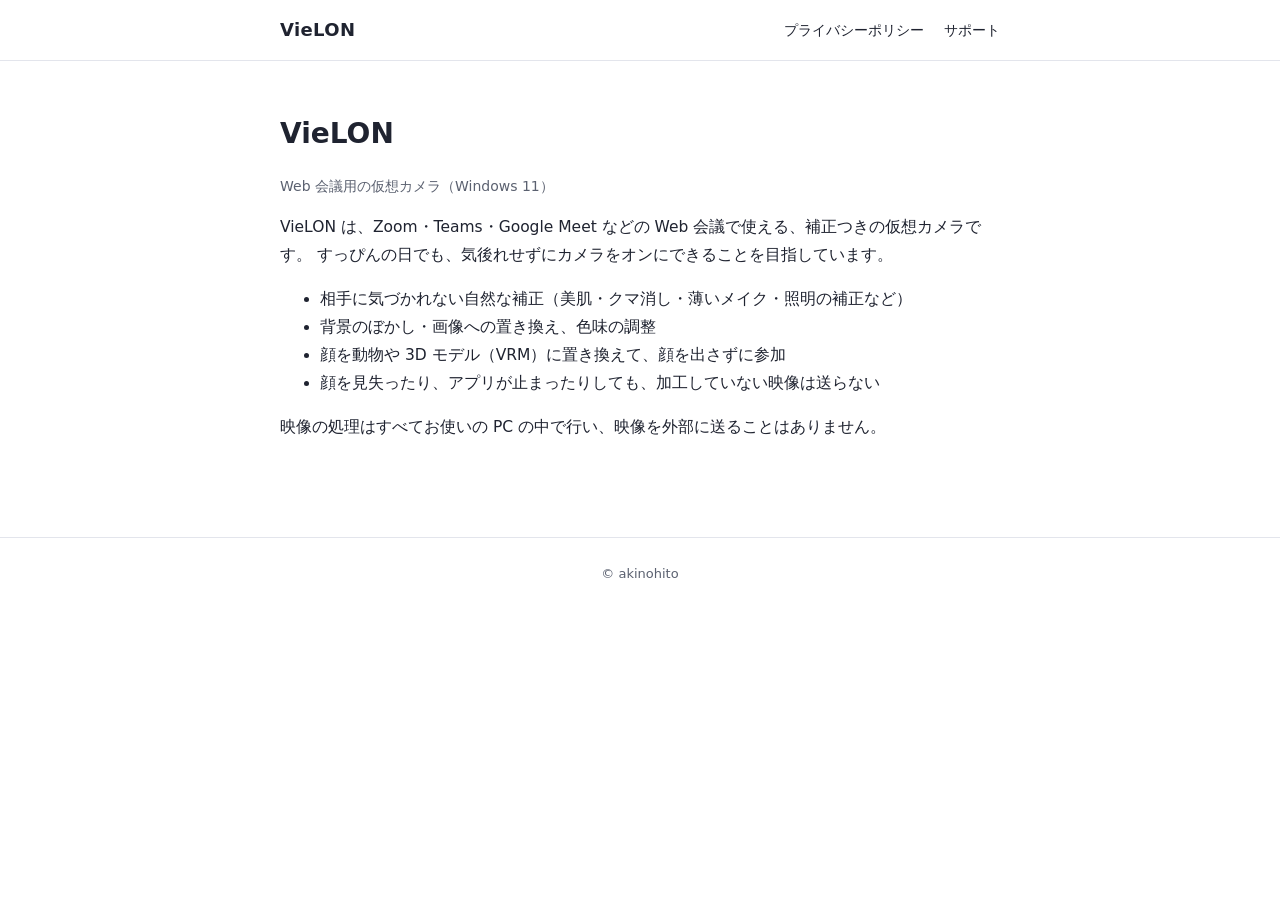
<file: index.html>
<!DOCTYPE html>
<html lang="ja">
<head>
<meta charset="utf-8">
<meta name="viewport" content="width=device-width, initial-scale=1">
<title>VieLON</title>
<link rel="stylesheet" href="style.css">
</head>
<body>
<header><div><span class="logo">VieLON</span><a href="privacy.html">プライバシーポリシー</a><a href="support.html">サポート</a></div></header>
<main>
<h1>VieLON</h1>
<p class="sub">Web 会議用の仮想カメラ（Windows 11）</p>
<p>VieLON は、Zoom・Teams・Google Meet などの Web 会議で使える、補正つきの仮想カメラです。
すっぴんの日でも、気後れせずにカメラをオンにできることを目指しています。</p>
<ul>
<li>相手に気づかれない自然な補正（美肌・クマ消し・薄いメイク・照明の補正など）</li>
<li>背景のぼかし・画像への置き換え、色味の調整</li>
<li>顔を動物や 3D モデル（VRM）に置き換えて、顔を出さずに参加</li>
<li>顔を見失ったり、アプリが止まったりしても、加工していない映像は送らない</li>
</ul>
<p>映像の処理はすべてお使いの PC の中で行い、映像を外部に送ることはありません。</p>
</main>
<footer>© akinohito</footer>
</body>
</html>
</file>
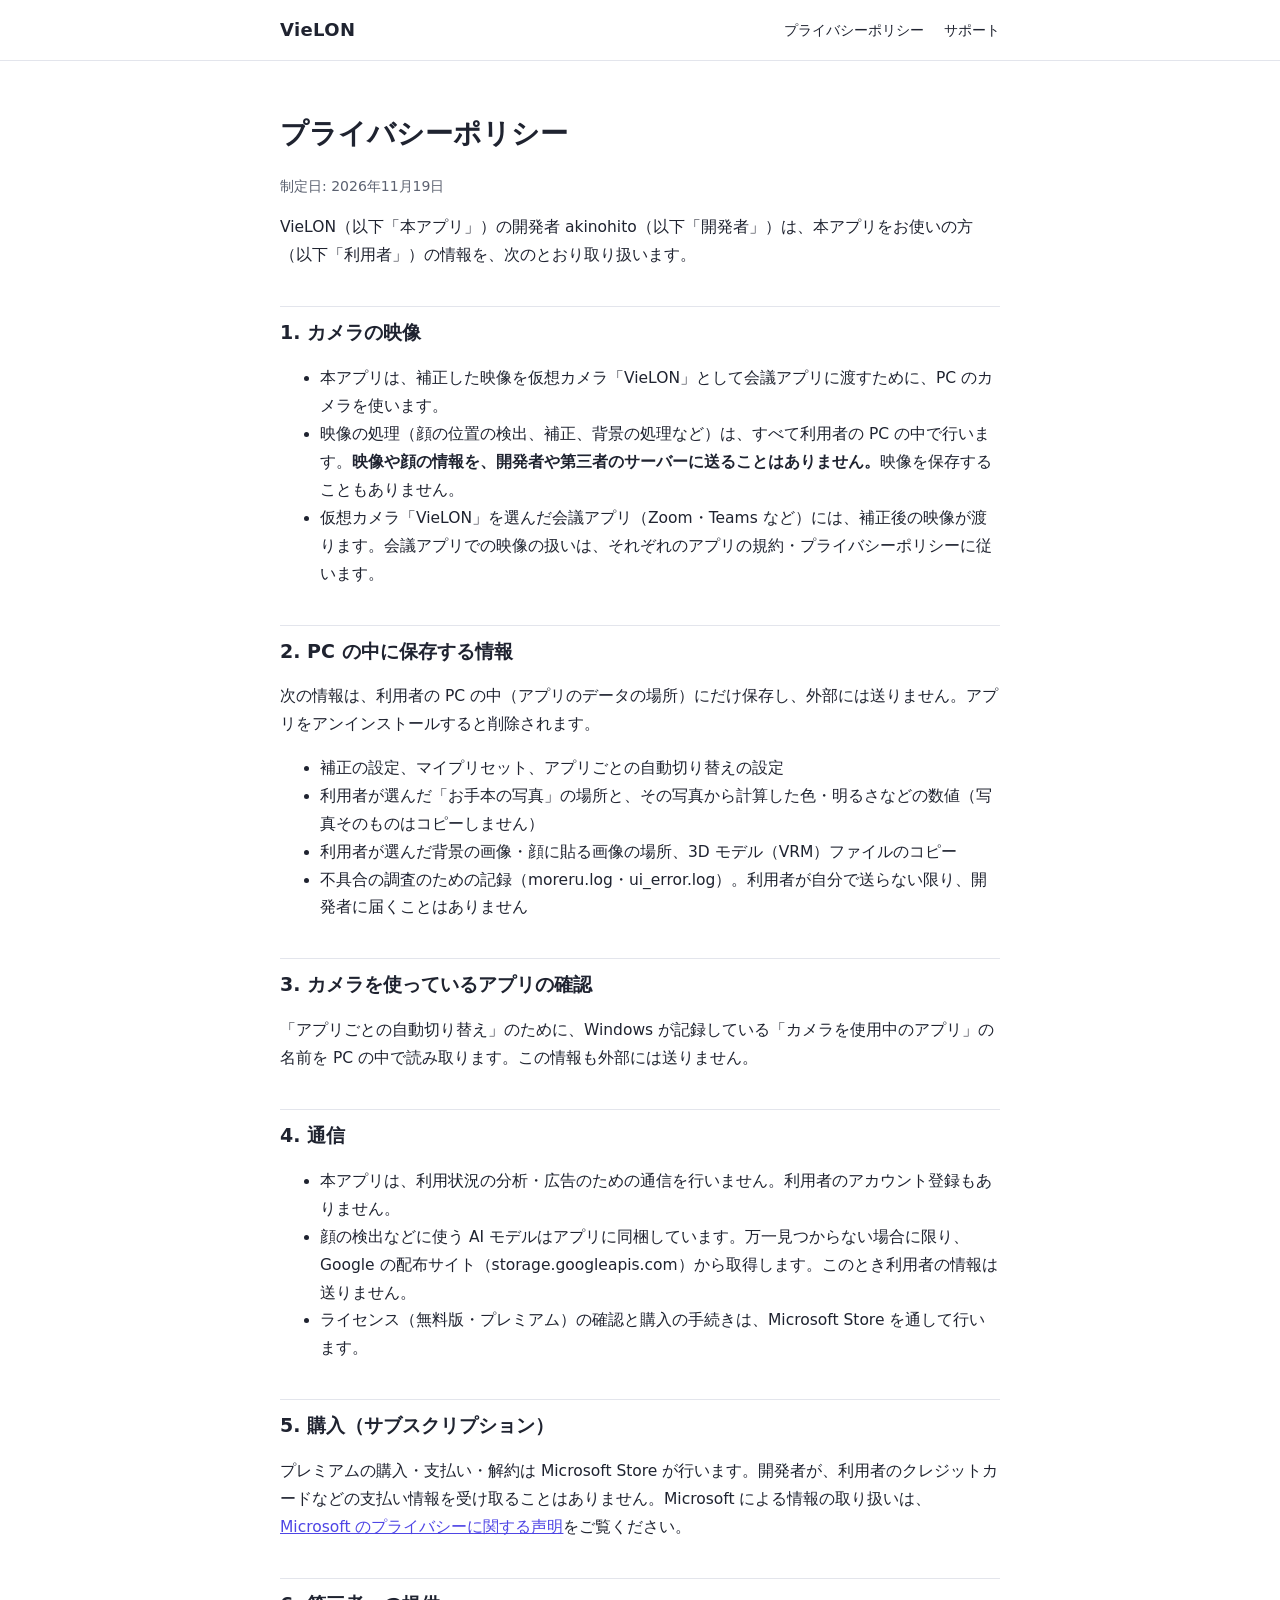
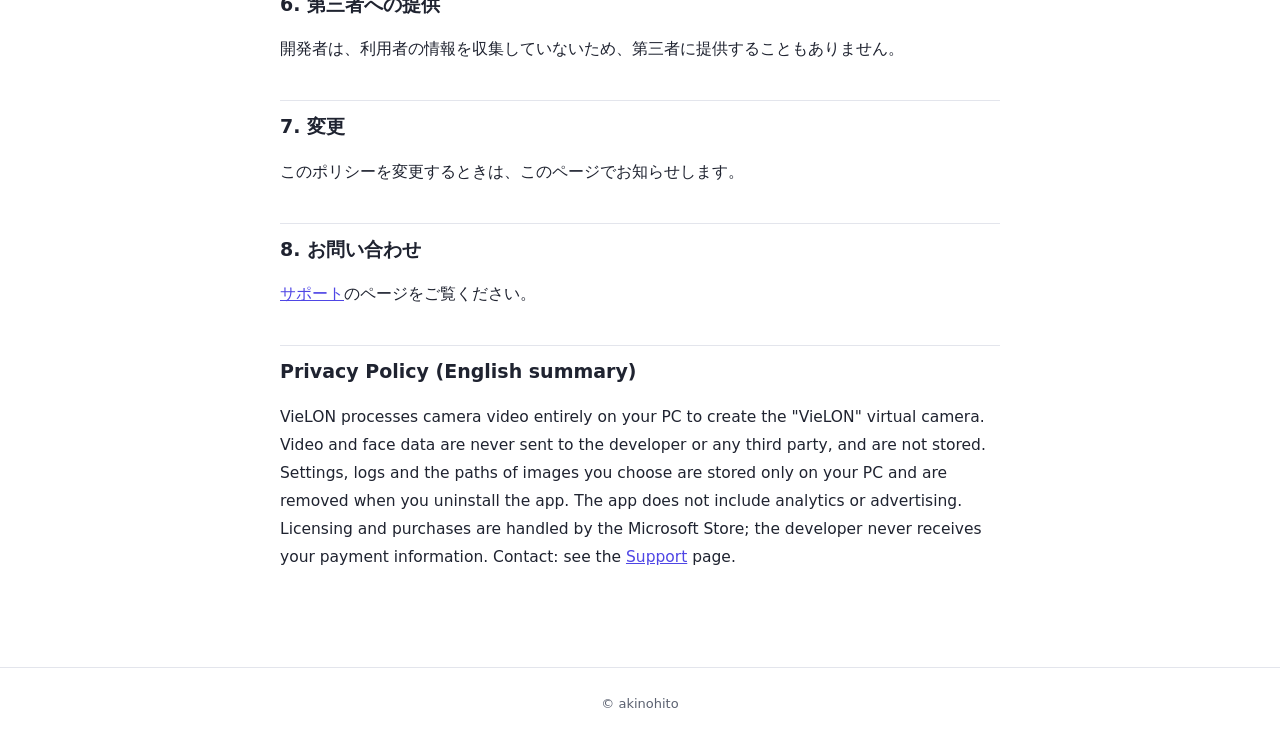
<file: privacy.html>
<!DOCTYPE html>
<html lang="ja">
<head>
<meta charset="utf-8">
<meta name="viewport" content="width=device-width, initial-scale=1">
<title>プライバシーポリシー | VieLON</title>
<link rel="stylesheet" href="style.css">
</head>
<body>
<header><div><a class="logo" href="index.html">VieLON</a><a href="privacy.html">プライバシーポリシー</a><a href="support.html">サポート</a></div></header>
<main>
<h1>プライバシーポリシー</h1>
<p class="sub">制定日: 2026年11月19日</p>

<p>VieLON（以下「本アプリ」）の開発者 akinohito（以下「開発者」）は、本アプリをお使いの方（以下「利用者」）の情報を、次のとおり取り扱います。</p>

<h2>1. カメラの映像</h2>
<ul>
<li>本アプリは、補正した映像を仮想カメラ「VieLON」として会議アプリに渡すために、PC のカメラを使います。</li>
<li>映像の処理（顔の位置の検出、補正、背景の処理など）は、すべて利用者の PC の中で行います。<strong>映像や顔の情報を、開発者や第三者のサーバーに送ることはありません。</strong>映像を保存することもありません。</li>
<li>仮想カメラ「VieLON」を選んだ会議アプリ（Zoom・Teams など）には、補正後の映像が渡ります。会議アプリでの映像の扱いは、それぞれのアプリの規約・プライバシーポリシーに従います。</li>
</ul>

<h2>2. PC の中に保存する情報</h2>
<p>次の情報は、利用者の PC の中（アプリのデータの場所）にだけ保存し、外部には送りません。アプリをアンインストールすると削除されます。</p>
<ul>
<li>補正の設定、マイプリセット、アプリごとの自動切り替えの設定</li>
<li>利用者が選んだ「お手本の写真」の場所と、その写真から計算した色・明るさなどの数値（写真そのものはコピーしません）</li>
<li>利用者が選んだ背景の画像・顔に貼る画像の場所、3D モデル（VRM）ファイルのコピー</li>
<li>不具合の調査のための記録（moreru.log・ui_error.log）。利用者が自分で送らない限り、開発者に届くことはありません</li>
</ul>

<h2>3. カメラを使っているアプリの確認</h2>
<p>「アプリごとの自動切り替え」のために、Windows が記録している「カメラを使用中のアプリ」の名前を PC の中で読み取ります。この情報も外部には送りません。</p>

<h2>4. 通信</h2>
<ul>
<li>本アプリは、利用状況の分析・広告のための通信を行いません。利用者のアカウント登録もありません。</li>
<li>顔の検出などに使う AI モデルはアプリに同梱しています。万一見つからない場合に限り、Google の配布サイト（storage.googleapis.com）から取得します。このとき利用者の情報は送りません。</li>
<li>ライセンス（無料版・プレミアム）の確認と購入の手続きは、Microsoft Store を通して行います。</li>
</ul>

<h2>5. 購入（サブスクリプション）</h2>
<p>プレミアムの購入・支払い・解約は Microsoft Store が行います。開発者が、利用者のクレジットカードなどの支払い情報を受け取ることはありません。Microsoft による情報の取り扱いは、<a href="https://privacy.microsoft.com/">Microsoft のプライバシーに関する声明</a>をご覧ください。</p>

<h2>6. 第三者への提供</h2>
<p>開発者は、利用者の情報を収集していないため、第三者に提供することもありません。</p>

<h2>7. 変更</h2>
<p>このポリシーを変更するときは、このページでお知らせします。</p>

<h2>8. お問い合わせ</h2>
<p><a href="support.html">サポート</a>のページをご覧ください。</p>

<h2>Privacy Policy (English summary)</h2>
<p>VieLON processes camera video entirely on your PC to create the "VieLON" virtual camera. Video and face data are never sent to the developer or any third party, and are not stored. Settings, logs and the paths of images you choose are stored only on your PC and are removed when you uninstall the app. The app does not include analytics or advertising. Licensing and purchases are handled by the Microsoft Store; the developer never receives your payment information. Contact: see the <a href="support.html">Support</a> page.</p>
</main>
<footer>© akinohito</footer>
</body>
</html>
</file>
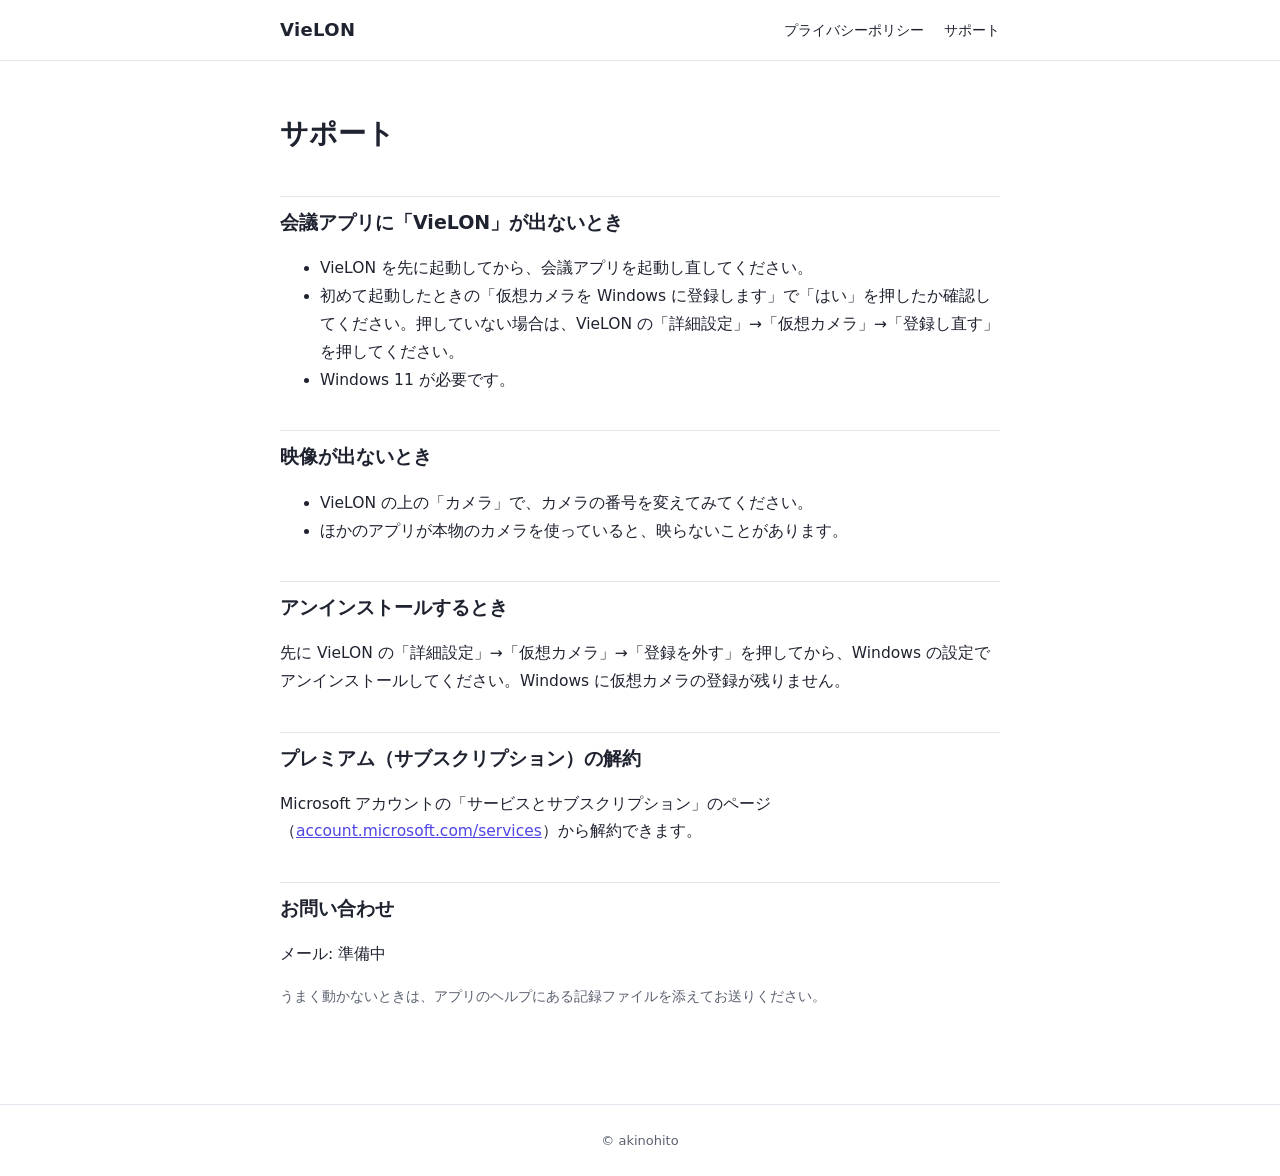
<file: support.html>
<!DOCTYPE html>
<html lang="ja">
<head>
<meta charset="utf-8">
<meta name="viewport" content="width=device-width, initial-scale=1">
<title>サポート | VieLON</title>
<link rel="stylesheet" href="style.css">
</head>
<body>
<header><div><a class="logo" href="index.html">VieLON</a><a href="privacy.html">プライバシーポリシー</a><a href="support.html">サポート</a></div></header>
<main>
<h1>サポート</h1>

<h2>会議アプリに「VieLON」が出ないとき</h2>
<ul>
<li>VieLON を先に起動してから、会議アプリを起動し直してください。</li>
<li>初めて起動したときの「仮想カメラを Windows に登録します」で「はい」を押したか確認してください。押していない場合は、VieLON の「詳細設定」→「仮想カメラ」→「登録し直す」を押してください。</li>
<li>Windows 11 が必要です。</li>
</ul>

<h2>映像が出ないとき</h2>
<ul>
<li>VieLON の上の「カメラ」で、カメラの番号を変えてみてください。</li>
<li>ほかのアプリが本物のカメラを使っていると、映らないことがあります。</li>
</ul>

<h2>アンインストールするとき</h2>
<p>先に VieLON の「詳細設定」→「仮想カメラ」→「登録を外す」を押してから、Windows の設定でアンインストールしてください。Windows に仮想カメラの登録が残りません。</p>

<h2>プレミアム（サブスクリプション）の解約</h2>
<p>Microsoft アカウントの「サービスとサブスクリプション」のページ（<a href="https://account.microsoft.com/services">account.microsoft.com/services</a>）から解約できます。</p>

<h2>お問い合わせ</h2>
<p>メール: 準備中</p>
<p class="sub">うまく動かないときは、アプリのヘルプにある記録ファイルを添えてお送りください。</p>
</main>
<footer>© akinohito</footer>
</body>
</html>
</file>
<file: style.css>
:root { --fg:#1f2330; --sub:#5b6170; --line:#e3e5ec; --accent:#4f46e5; }
* { box-sizing: border-box; }
body { margin:0; font-family: system-ui, "Segoe UI", "Hiragino Sans", "Yu Gothic UI", sans-serif;
       color:var(--fg); line-height:1.8; background:#fff; }
main { max-width: 760px; margin: 0 auto; padding: 48px 20px 80px; }
header { border-bottom: 1px solid var(--line); }
header div { max-width: 760px; margin: 0 auto; padding: 14px 20px; display:flex; gap:20px; align-items:center; }
header a { color: var(--fg); text-decoration:none; font-size: 14px; }
header .logo { font-weight: 700; font-size: 18px; margin-right:auto; letter-spacing: .02em; }
h1 { font-size: 28px; margin: 0 0 8px; }
h2 { font-size: 19px; margin: 36px 0 8px; padding-top: 8px; border-top: 1px solid var(--line); }
p, li { font-size: 15.5px; }
.sub { color: var(--sub); font-size: 14px; }
a { color: var(--accent); }
footer { color: var(--sub); font-size: 13px; text-align:center; padding: 24px; border-top:1px solid var(--line); }
</file>
